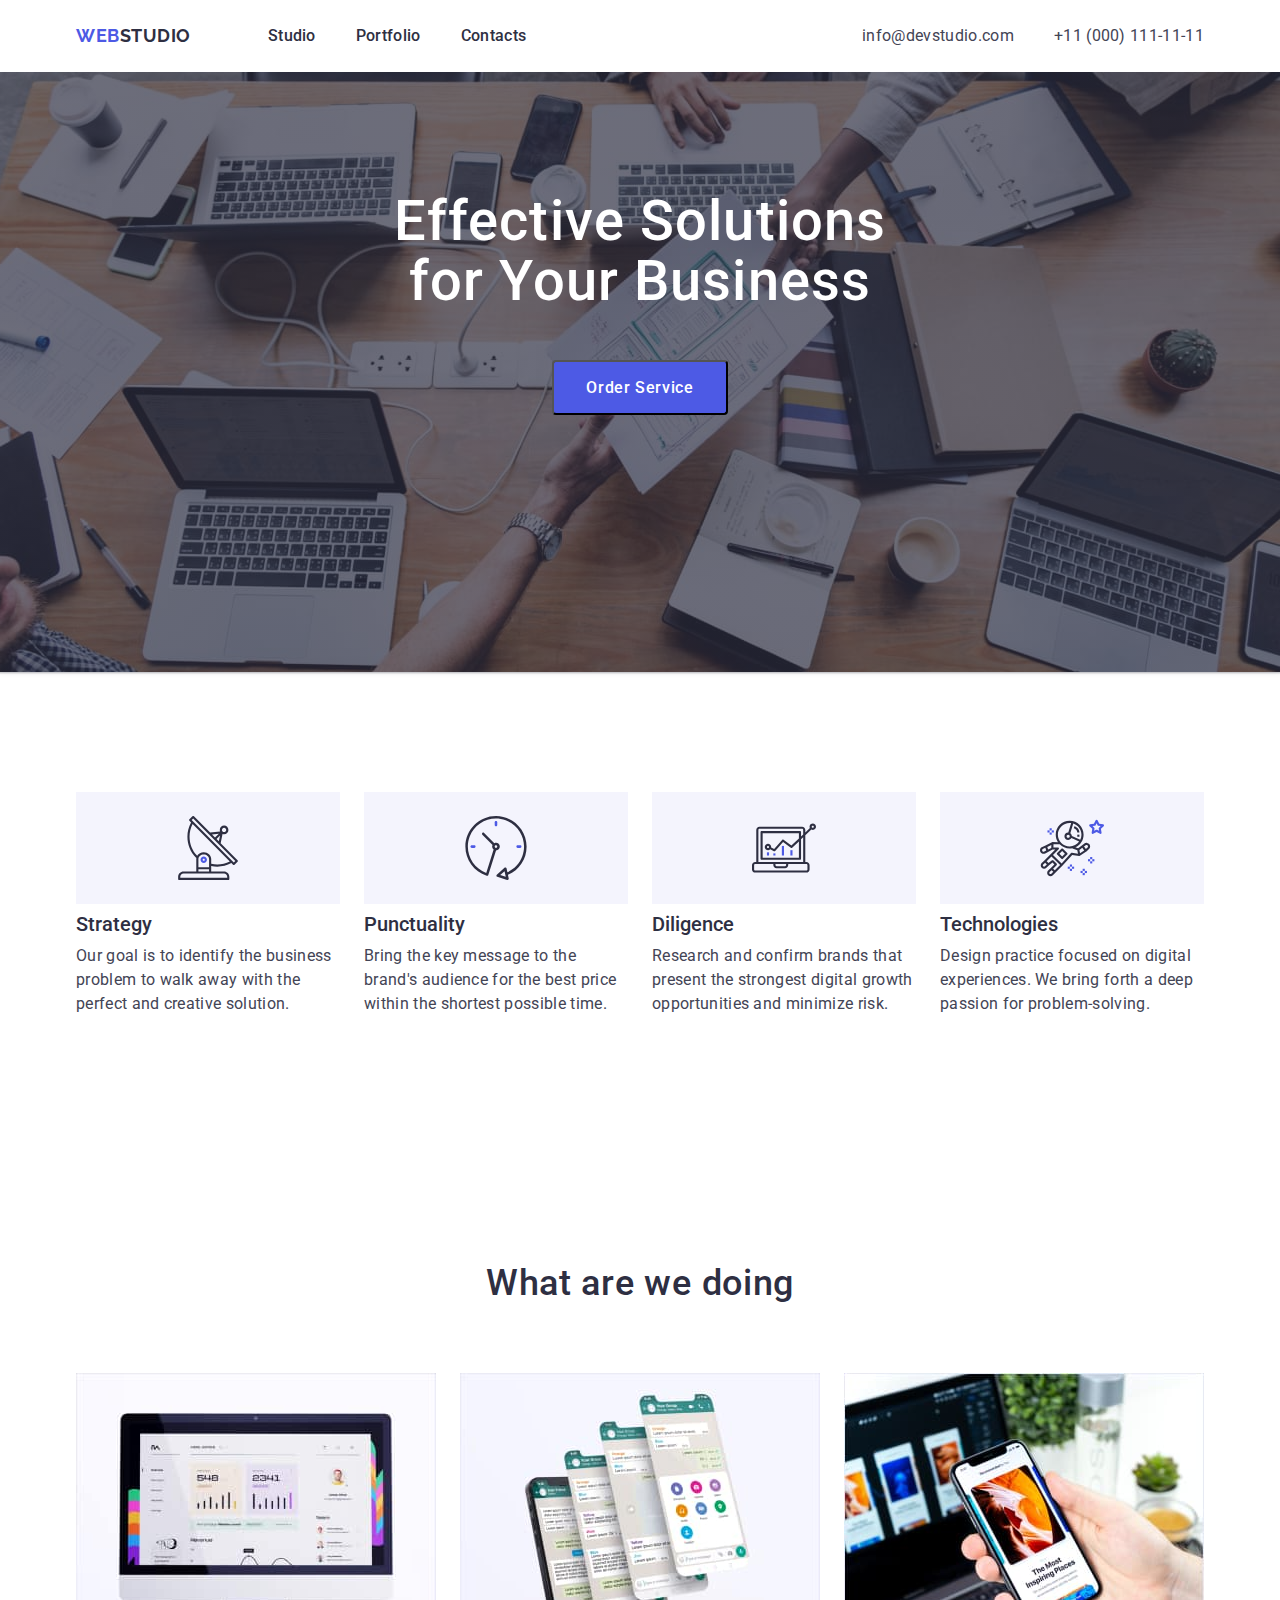
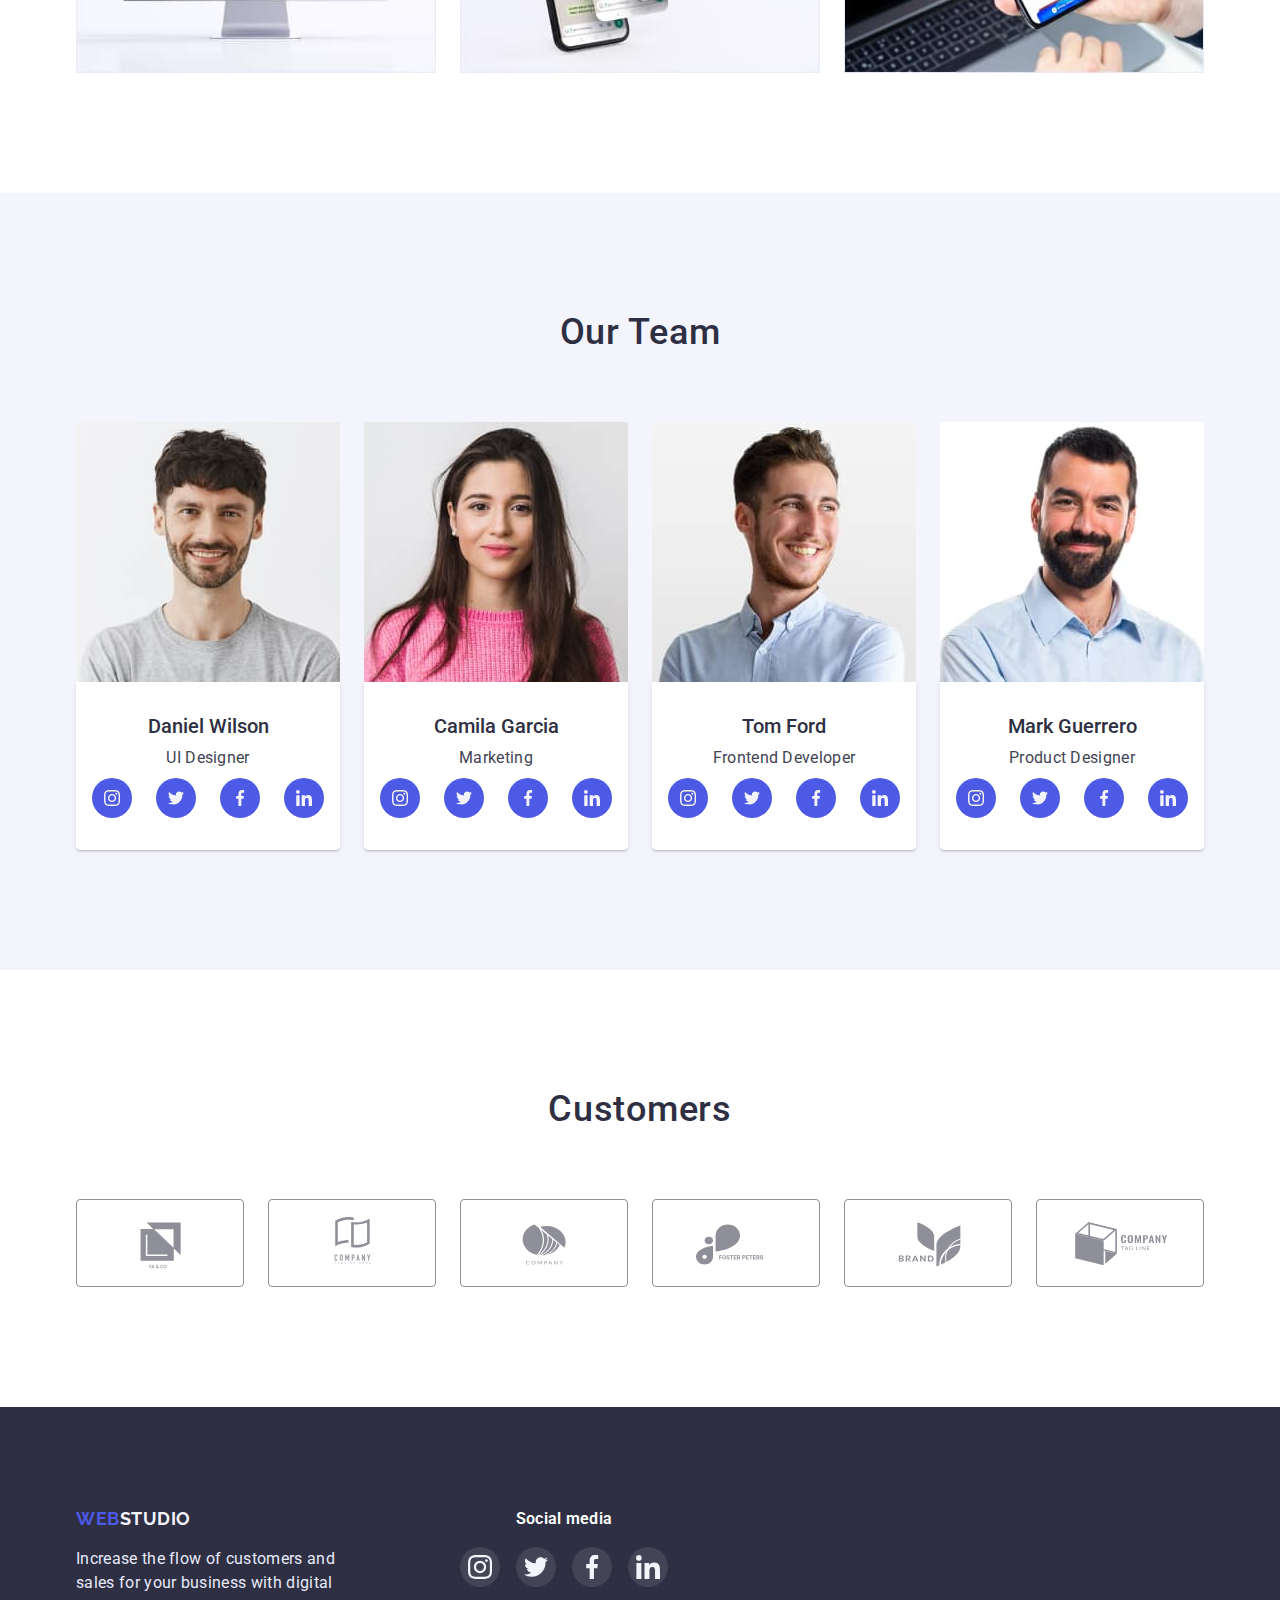
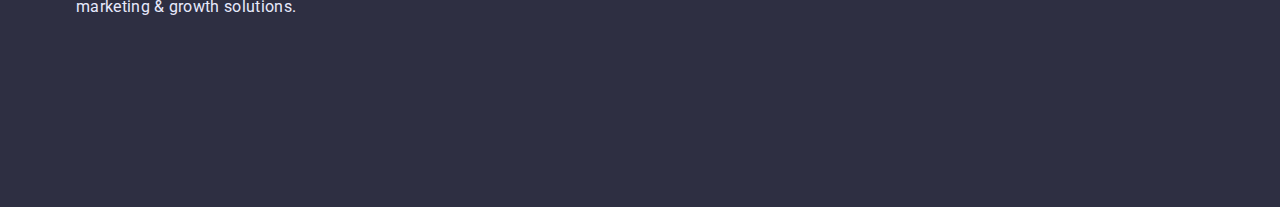
<file: index.html>
<!DOCTYPE html>
<html lang="en">
<head>
	<meta charset="UTF-8">
	<meta http-equiv="X-UA-Compatible" content="IE=edge">
	<meta name="viewport" content="width=device-width, initial-scale=1.0">
	<title>Document</title>
	<link rel="preconnect" href="https://fonts.googleapis.com">
	<link rel="preconnect" href="https://fonts.gstatic.com" crossorigin>
	<link href="https://fonts.googleapis.com/css2?family=Raleway:wght@700&family=Roboto:wght@400;500;700;900&display=swap"
		rel="stylesheet">
		<link rel="stylesheet" href="https://cdn.jsdelivr.net/npm/modern-normalize@1.1.0/modern-normalize.min.css">
	<link rel="stylesheet" href="./css/styles.css">
</head>
<body>
	<div class="top-line">
	<header class="header">
		<div class="container page-hader-container"> 
		<nav class="main-nav">
		<a class="logo link" href="">
			<span class="web">Web</span>Studio</a>
		<ul class=" menu list">
		<li class="menu-item">
			<a class=" menu-link link" href="index.html"> Studio </a></li>
		<li class="menu-item">
			<a class=" menu-link link" href="./portfolio.html"> Portfolio </a></li>
		<li class="menu-item">
			<a class="menu-link link" href=""> Contacts </a></li>
	</ul>
	</nav> 
	<ul class="contacts-item list">
		<li class="contacts-list"><a class="contacts link" href="info@devstudio.com">info@devstudio.com</a></li>
		<li class="contacts-list"><a class="contacts link" href="+110001111111">+11 (000) 111-11-11</a></li>
	</ul>
		</div>
	</header>
	<main>
		<section class="hero section">
			<div class="container">
			<h1 class="main-title">Effective Solutions <br> for Your Business</h1>
			<button class="hero-button" type="button">Order Service</button>
		</section>
	</div>
	</div>

	<section class="section">
		<div class="container">
		<h2 class="secondary-title visually-hidden">About us</h2>
		<ul class="about-us list">
			<li class="discr">
				<div class="about-us-container">
				<a class="about-us-link link" href="">
					<svg class="about-us-icon" widht="64px" height="64px">
						<use href="./images/icons.svg#icon-antena"></use>
					</svg>
				</a>
				</div>
				
				
					
			<h3 class="subtitle">Strategy</h3>
			<p class="text-title">
				Our goal is to identify the business
				problem to walk away with the perfect and creative solution.
			</p>
		
			</li>
			<li class="discr">
				<div class="about-us-container">
					<a class="about-us-link link" href="">
						<svg class="about-us-icon" widht="64px" height="64px">
							<use href="./images/icons.svg#icon-clock"></use>
						</svg>
					</a>
				</div>
				<div>
				<h3 class="subtitle">Punctuality</h3>
				<p class="text-title">Bring the key message to the brand's audience for the best price within the shortest possible time.</p>
				</div>
			</li>

			<li class="discr">
				<div class="about-us-container">
					<a class="about-us-link link" href="">
						<svg class="about-us-icon" widht="64px" height="64px">
							<use href="./images/icons.svg#icon-diagram"></use>
						</svg>
					</a>
				</div>
				<div>
				<h3 class="subtitle">Diligence</h3>
				<p class="text-title">Research and confirm brands that present the strongest digital growth opportunities and minimize risk.</p>
				</div>
			</li>
			<li class="discr">
				<div class="about-us-container">
					<a class="about-us-link link" href="">
						<svg class="about-us-icon" widht="64px" height="64px">
							<use href="./images/icons.svg#icon-astronaut"></use>
						</svg>
					</a>
				</div>
				<h3 class="subtitle">Technologies</h3>
				<p class="text-title">Design practice focused on digital experiences. We bring forth a deep passion for problem-solving.</p>
				</div>
			</li>
		</ul>
	</section> 
	<section class="section">
		<div
		class="container">
		<h2 class="secondary-title">What are we doing</h2>
		<ul class="work-list list">
		<li class="work-list-photo"><img src="./images/macbook.jpg" alt="macbook" width="360"></li>
		<li class="work-list-photo"><img src="./images/screenshots.jpg" alt="screenshoots" width="360"></li>
		<li class="work-list-photo"><img src="./images/iphone.jpg" alt="iphone" width="360"></li>
		</ul>
		</div>
	</section>
<section class="team-list section">
	<div class="container">
	<h2 class="secondary-title">Our Team</h2>
	<ul class="workers-list list">
		<li>
			<img src="./images/img1.jpg" alt="Daniel Wilson"  width="264">
			<div class="card-content">
			<h3 class="subtitle">Daniel Wilson</h3>
			<p class="text-title">UI Designer</p>
	<ul class="social-list list">
		<li class="social-list-item">
			<a href="" class="social-list-link">
				<svg class="social-list-icon" width="16px" height="16px">
					<use href="./images/icons.svg#icon-instagram"></use>
				</svg>
			</a>
		</li>
		<li class="social-list-item">
			<a href="" class="social-list-link">
				<svg class="social-list-icon" width="16px" height="16px" >
					<use href="./images/icons.svg#icon-twitter"></use>
				</svg>
			</a>
		</li>
		<li class="social-list-item">
			<a href="" class="social-list-link">
				<svg class="social-list-icon" width="16px" height="16px">
					<use href="./images/icons.svg#icon-facebook"></use>
				</svg>
			</a>
		</li>
		<li class="social-list-item">
			<a href="" class="social-list-link">
				<svg class="social-list-icon" width="16px" height="16px">
					<use href="./images/icons.svg#icon-linkedin2"></use>
				</svg>
			</a>
		</li>
	</ul>
			</div>
		</li>
		<li>
			<img src="./images/img2.jpg" alt="Camila Garcia" width="264">
			<div class="card-content">
			<h3 class="subtitle">Camila Garcia</h3>
			<p class="text-title">Marketing</p>
			<ul class="social-list list">
				<li class="social-list-item">
					<a href="" class="social-list-link">
						<svg class="social-list-icon" width="16px" height="16px">
							<use href="./images/icons.svg#icon-instagram"></use>
						</svg>
					</a>
				</li>
				<li class="social-list-item">
					<a href="" class="social-list-link">
						<svg class="social-list-icon" width="16px" height="16px">
							<use href="./images/icons.svg#icon-twitter"></use>
						</svg>
					</a>
				</li>
				<li class="social-list-item">
					<a href="" class="social-list-link">
						<svg class="social-list-icon" width="16px" height="16px">
							<use href="./images/icons.svg#icon-facebook"></use>
						</svg>
					</a>
				</li>
				<li class="social-list-item">
					<a href="" class="social-list-link">
						<svg class="social-list-icon" width="16px" height="16px">
							<use href="./images/icons.svg#icon-linkedin2"></use>
						</svg>
					</a>
				</li>
			</ul>
			</div>
		</li>
		<li>
			<img src="./images/img3.jpg" alt="Tom Ford" width="264">
			<div class="card-content">
			<h3 class="subtitle">Tom Ford</h3>
			<p class="text-title">Frontend Developer</p>
			<ul class="social-list list">
				<li class="social-list-item">
					<a href="" class="social-list-link">
						<svg class="social-list-icon" width="16px" height="16px">
							<use href="./images/icons.svg#icon-instagram"></use>
						</svg>
					</a>
				</li>
				<li class="social-list-item">
					<a href="" class="social-list-link">
						<svg class="social-list-icon" width="16px" height="16px">
							<use href="./images/icons.svg#icon-twitter"></use>
						</svg>
					</a>
				</li>
				<li class="social-list-item">
					<a href="" class="social-list-link">
						<svg class="social-list-icon" width="16px" height="16px">
							<use href="./images/icons.svg#icon-facebook"></use>
						</svg>
					</a>
				</li>
				<li class="social-list-item">
					<a href="" class="social-list-link">
						<svg class="social-list-icon" width="16px" height="16px">
							<use href="./images/icons.svg#icon-linkedin2"></use>
						</svg>
					</a>
				</li>
			</ul>
			</div>
		</li>
		<li>
			<img src="./images/img4.jpg" alt="Mark Guerrero" width="264">
			<div class="card-content">
			<h3 class="subtitle">Mark Guerrero</h3>
			<p class="text-title">Product Designer</p><ul class="social-list list">
				<li class="social-list-item">
					<a href="" class="social-list-link">
						<svg class="social-list-icon" width="16px" height="16px">
							<use href="./images/icons.svg#icon-instagram"></use>
						</svg>
					</a>
				</li>
				<li class="social-list-item">
					<a href="" class="social-list-link">
						<svg class="social-list-icon" width="16px" height="16px">
							<use href="./images/icons.svg#icon-twitter"></use>
						</svg>
					</a>
				</li>
				<li class="social-list-item">
					<a href="" class="social-list-link">
						<svg class="social-list-icon" width="16px" height="16px">
							<use href="./images/icons.svg#icon-facebook"></use>
						</svg>
					</a>
				</li>
				<li class="social-list-item">
					<a href="" class="social-list-link">
						<svg class="social-list-icon" width="16px" height="16px">
							<use href="./images/icons.svg#icon-linkedin2"></use>
						</svg>
					</a>
				</li>
			</ul>
			</div>
		</li>
	</ul>
	</div>
</section>
<section class="section">
	<h2 class="secondary-title">Customers</h2>
	<ul class="customer-list">
		<li class="customer-list">
			<a href="" class="customer-list-link">
			<svg class="customer-list-icon" width="104px" height="56px">
				<use href="./images/icons.svg#icon-company1"></use>
			</svg>
			</a>
		</li>
		<li class="customer-list">
			<a href="" class="customer-list-link">
			<svg class="customer-list-icon"  width="104px" height="56px">
				<use href="./images/icons.svg#icon-company2"></use>
			</svg>
			</a>
		</li>
		<li class="customer-list">
			<a href="" class="customer-list-link">
			<svg class="customer-list-icon"  width="104px" height="56px">
				<use href="./images/icons.svg#icon-company3"></use>
			</svg>
			</a>
		</li>
		<li class="customer-list">
			<a href="" class="customer-list-link">
			<svg class="customer-list-icon"  width="104px" height="56px">
				<use href="./images/icons.svg#icon-company4"></use>
			</svg>
			</a>
		</li>
		<li class="customer-list">
			<a href="" class="customer-list-link">
			<svg class="customer-list-icon"  width="104px" height="56px">
				<use href="./images/icons.svg#icon-company5"></use>
			</svg>
			</a>
		</li>
		<li class="customer-list">
			<a href="" class="customer-list-link">
			<svg class="customer-list-icon"  width="104px" height="56px">
				<use href="./images/icons.svg#icon-company6"></use>
			</svg>
			</a>
		</li>
	</ul>

</section>
</main>
<footer class="footer">
	<div
	class="container footer-container">
		<div class="logo-text ">
	<a href="" class=" logo link">
	<span class="web">Web</span><span class="logo-fone-dark">Studio</span> 
	</a>
	<p class="footer-text">Increase the flow of customers and sales for your business with digital marketing & growth solutions.</p>
</div>
<div class="social-media ">
	<h3 class="footer-title">Social media</h3>
	<ul class="footer-list">
		<li class="footer-list-item">
			<a href="" class="footer-list-link">
				<svg class="footer-list-icon" widht="24px" height="24px">
					<use href="./images/icons.svg#icon-instagram"></use>
				</svg>
			</a>
		</li>
		<li class="footer-list-item">
			<a href="" class="footer-list-link">
				<svg class="footer-list-icon" widht="24px" height="24px">
					<use href="./images/icons.svg#icon-twitter"></use>
				</svg>
			</a>
		</li>
		<li class="footer-list-item">
			<a href="" class="footer-list-link">
				<svg class="footer-list-icon" widht="24px" height="24px">
					<use href="./images/icons.svg#icon-facebook"></use>
				</svg>
			</a>
		</li>
		<li class="footer-list-item">
			<a href="" class="footer-list-link">
				<svg class="footer-list-icon" widht="24px" height="24px">
					<use href="./images/icons.svg#icon-linkedin2"></use>
				</svg>
			</a>
		</li>
	</ul>
</div>
</div>
</footer>

</body>
</html>
</file>
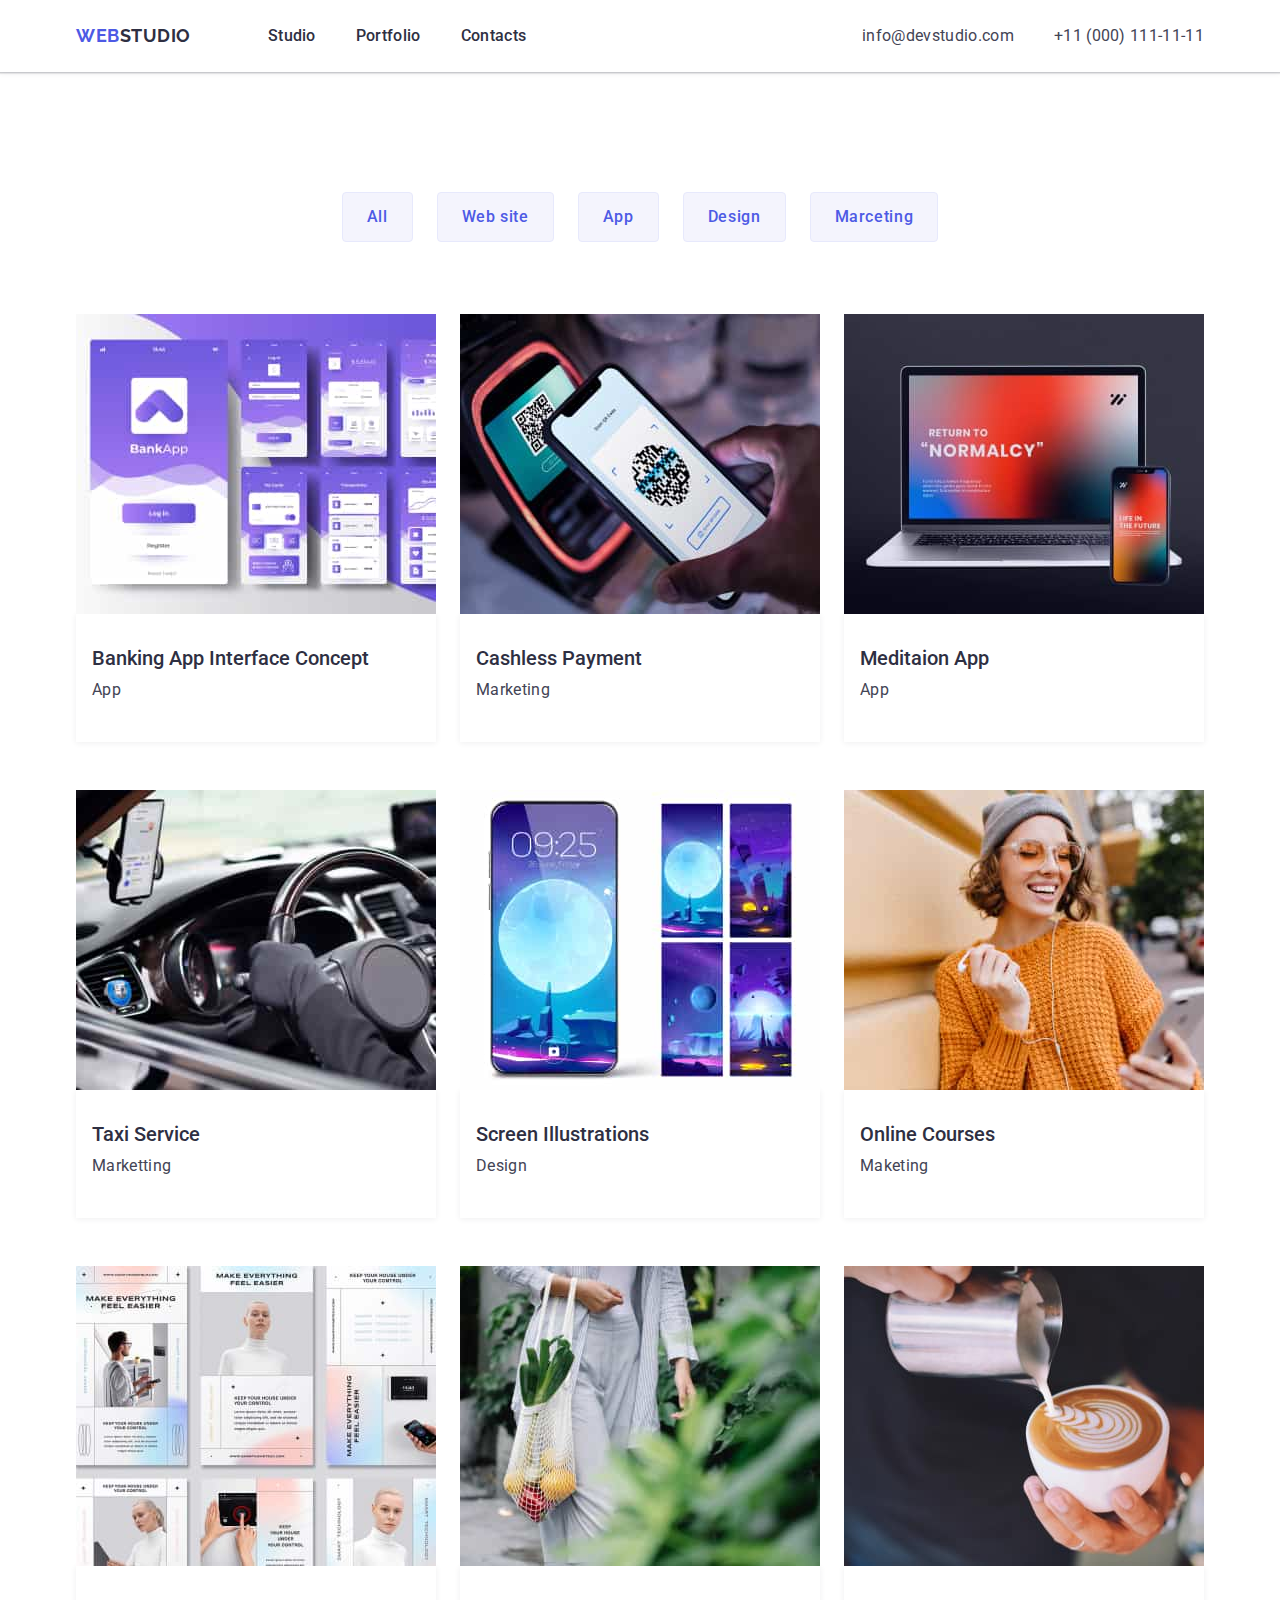
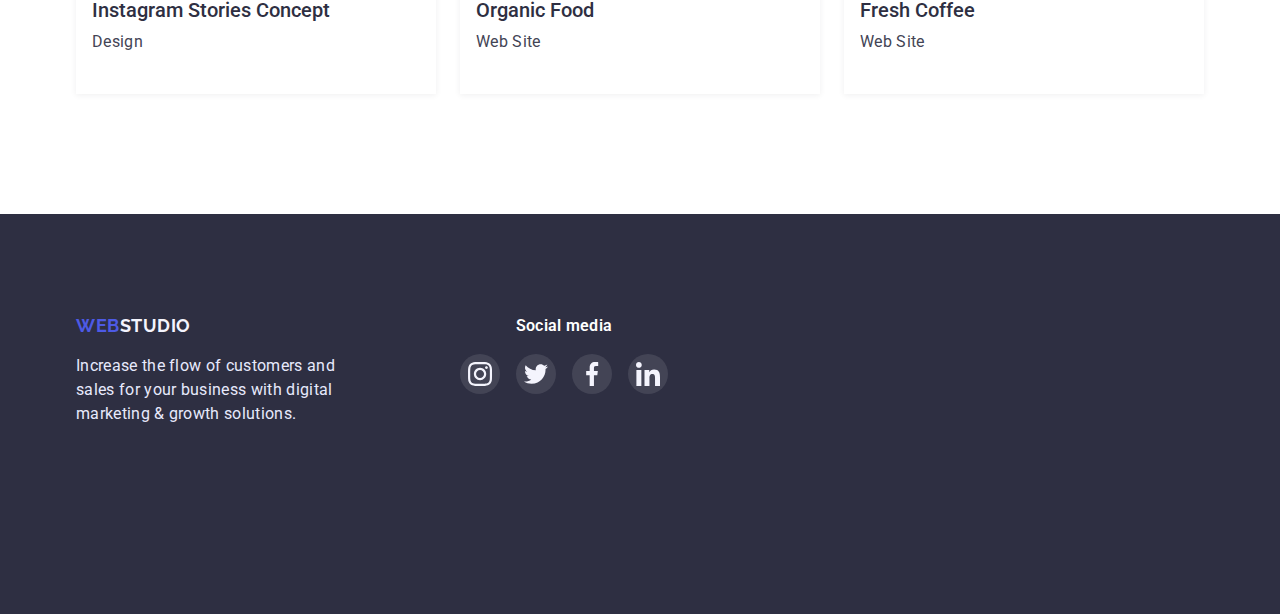
<file: portfolio.html>
<!DOCTYPE html>
<html lang="en">
<head>
   <meta charset="UTF-8">
   <meta http-equiv="X-UA-Compatible" content="IE=edge">
   <meta name="viewport" content="width=device-width, initial-scale=1.0">
   <title>Portfolio</title>
   <link rel="preconnect" href="https://fonts.googleapis.com">
   <link rel="preconnect" href="https://fonts.gstatic.com" crossorigin>
   <link href="https://fonts.googleapis.com/css2?family=Raleway:wght@700&family=Roboto:wght@400;500;700;900&display=swap" 
   rel="stylesheet">
   <link rel="stylesheet" href="https://cdn.jsdelivr.net/npm/modern-normalize@1.1.0/modern-normalize.min.css">
   <link rel="stylesheet" href="./css/styles.css">
</head>
<body>
   <div class="top-line">
   <header class="header">
      <div class="container page-hader-container">
      <nav class="main-nav">
         <a class="logo link" href="./index.html">
         <span class="web">Web</span><span class="logo-theme-light">Studio</span></a>
         <ul class="menu list">
            <li class="menu-item">
               <a class="menu-link link" href="index.html">Studio</a></li>
            <li class="menu-item">
               <a class="menu-link link" href=""> Portfolio </a></li>
            <li class="menu-item">
               <a class="menu-link link" href=""> Contacts </a></li>
         </ul>
      </nav>
      <ul class="contacts-item list">
         <li class="contacts-list"><a class="contacts link" href="info@devstudio.com">info@devstudio.com</a></li>
         <li class="contacts-list"><a class="contacts link" href="+110001111111">+11 (000) 111-11-11</a></li>
      </ul>
      </div>
      </div>
   </header>
   <main>
      <section class="section">
         <div class="container">
         <h1 class="visually-hidden">Main Content Portfolio</h1>
         <div class="button">
      <button class="filter-button" type="button">All</button>
      <button class="filter-button" type="button">Web site</button>
      <button class="filter-button" type="button">App</button>
      <button class="filter-button" type="button">Design</button>
      <button class="filter-button" type="button">Marceting</button>  
      </div>
      <h2 class="secondary-title visually-hidden"> Portfolio cards </h2>
      <ul class="portfolio-icon list"> 
         <li class="portfolio-card">
            <a href="" class="link">
            <img src="./images/tables.jpg" alt="interfaceconcept" width="360">
<div class="portfolio-card-text">
            <h3 class="subtitle">Banking App Interface Concept</h3>
         <p class="text-title">App</p>
         </div>
         </a>
      </li>
         <li class="portfolio-card">
            <a href="" class="link">
            <img src="./images/qr.img.jpg" alt="qrphone" width="360"> 
<div class="portfolio-card-text">
            <h3 class="subtitle">Cashless Payment</h3>
            <p class="text-title">Marketing</p>
            </div>
            </a>
         </li>
         <li class="portfolio-card">
            <a href="" class="link">
            <img src="./images/noteandphone.jpg" alt="meditationtab" width="360">
<div class="portfolio-card-text">
            <h3 class="subtitle">Meditaion App</h3>
            <p class="text-title">App</p>
            </div>
            </a>
         </li>
         <li class="portfolio-card">
            <a href="" class="link">
            <img src="./images/driveacar.jpg" alt="driveacar" width="360">
<div class="portfolio-card-text">
            <h3 class="subtitle">Taxi Service</h3>
            <p class="text-title">Marketting</p>
            </div>
            </a>
         </li>
         <li class="portfolio-card">
            <a href="" class="link">
            <img src="./images/themenphone.jpg" alt="screenillustration" width="360">
<div class="portfolio-card-text">
            <h3 class="subtitle">Screen Illustrations</h3>
            <p class="text-title">Design</p>
            </div>
            </a>
         </li>
         <li class="portfolio-card">
            <a href="" class="link">
            <img src="./images/girlwith.jpg" alt="girlwihtheadphones" width="360">
<div class="portfolio-card-text">
            <h3 class="subtitle">Online Courses</h3>
            <p class="text-title">Maketing</p>
            </div>
            </a>
         </li>
         <li class="portfolio-card">
            <a href="" class="link">
            <img src="./images/collage.jpg" alt="collage" width="360">
<div class="portfolio-card-text">
            <h3 class="subtitle">Instagram Stories Concept</h3>
            <p class="text-title">Design</p>
            </div>
            </a>
         </li>
         <li class="portfolio-card">
            <a href="" class="link">
            <img src="./images/womenandruits.jpg" alt="organic" width="360">
<div class="portfolio-card-text">
            <h3 class="subtitle">Organic Food</h3>
            <p class="text-title">Web Site</p>
            </div>
            </a>
         </li>
         <li class="portfolio-card">
            <a href="" class="link">
            <img src="./images/coffe.jpg" alt="coffe" width="360">
<div class="portfolio-card-text">
            <h3 class="subtitle">Fresh Coffee</h3>
            <p class="text-title">Web Site</p>
            </div>
            </a>
         </li>
      </ul>
      </div>
      </section>
   </main>
   
   

   <footer class="footer">
      <div class="container footer-container">
         <div class="logo-text ">
            <a href="" class=" logo link">
               <span class="web">Web</span><span class="logo-fone-dark">Studio</span>
            </a>
            <p class="footer-text">Increase the flow of customers and sales for your business with digital marketing &
               growth solutions.</p>
         </div>
         <div class="social-media ">
            <h3 class="footer-title">Social media</h3>
            <ul class="footer-list">
               <li class="footer-list-item">
                  <a href="" class="footer-list-link">
                     <svg class="footer-list-icon" widht="24px" height="24px">
                        <use href="./images/icons.svg#icon-instagram"></use>
                     </svg>
                  </a>
               </li>
               <li class="footer-list-item">
                  <a href="" class="footer-list-link">
                     <svg class="footer-list-icon" widht="24px" height="24px">
                        <use href="./images/icons.svg#icon-twitter"></use>
                     </svg>
                  </a>
               </li>
               <li class="footer-list-item">
                  <a href="" class="footer-list-link">
                     <svg class="footer-list-icon" widht="24px" height="24px">
                        <use href="./images/icons.svg#icon-facebook"></use>
                     </svg>
                  </a>
               </li>
               <li class="footer-list-item">
                  <a href="" class="footer-list-link">
                     <svg class="footer-list-icon" widht="24px" height="24px">
                        <use href="./images/icons.svg#icon-linkedin2"></use>
                     </svg>
                  </a>
               </li>
            </ul>
         </div>
      </div>
   </footer>
   
   </body>
   
   </html>
</file>
<file: css/styles.css>
h1,
h2,
h3,
p {
   margin: 0;
}
a{ 
   text-decoration: none;
}

ul, ol {
   margin: 0;
   padding: 0;
   list-style: none;
}
img {display: block;
max-width: 100%;
height: auto;
}


:root { 
   --main-color: #2E2F42;
   --bgc-main: #2E2F42;
   --primary-font:'Roboto', sans-serif;
   --primary-font-weight:500;
   
}
.visually-hidden{
   position:absolute;
   width: 1px;
   height: 1px;
   margin: -1px;
   border: 0;
   padding: 0;

   white-space: nowrap;
   clip-path: inset(100%);
   clip: rect(0 0 0 0);
   overflow: hidden;
}
.list{
   list-style: none
}
.link{
   text-decoration: none;
}
body{
   
font-family: var(--primary-font);
font-weight: 400;
color: var(--main-color);
margin: 0;
}

.container {
   width: 1158px;
   margin-left: auto;
   margin-right: auto;
   padding-left: 15px;
   padding-right: 15px;
}
.section{padding-top: 120px;
padding-bottom: 120px;} 



/*===============HEADER===========
/* LOGO */
.header{padding-top: 24px;
padding-bottom: 24px;
}

.page-hader-container{
   display: flex;
   align-items: center;
}
.logo{
   font-family: 'Raleway' , sans-serif;
      font-weight:700;
      font-size: 18px;
      line-height: 1.33;
      letter-spacing: 0.03em;
      text-transform: uppercase;
      color: var(--main-color);
      margin-right: 77px;
}

.logo .web{
color: #4D5AE5;
}
.main-nav{
   display: flex;
   align-items: center;
}
/* ============topline portfolio======= */
.top-line {


   background: #FFFFFF;
   box-shadow: 0px 2px 1px rgba(46, 47, 66, 0.08),
      0px 1px 1px rgba(46, 47, 66, 0.16), 0px 1px 6px rgba(46, 47, 66, 0.08);

}


/* MENU */
.menu-item:not(:last-child){
   margin-right: 40px;
}


.menu{
   display: flex;
   align-items: center;
}
.menu-link{ 
      font-weight: var(--primary-font-weight);
      font-size: 16px;
      line-height: 1.5;
      letter-spacing: 0.02em;
      color: var(--main-color);
}
.menu-link:hover,
.menu-link:focus{
   color:#4D5AE5;
}
/* CONTACTS */
.contacts-item{
   display: flex;
      align-items: center;
      margin-left: auto;
}
.contacts{
      font-size: 16px;
      line-height: 1.5;
      letter-spacing: 0.02em;
      color: #434455;

      
}
.contacts:hover,
.contacts:focus{
   color: #4D5AE5;
}
.contacts-list:not(:last-child){
   margin-right: 40px;
}

/* ==================HERO =============*/
.hero{
   /* background-color:#E7E9FC */
   max-width: 1440px;
      height: 600px;
      margin-left: auto;
      margin-right: auto;
      background-repeat: no-repeat;
background-position:center;
background-size:cover;
      background-image: linear-gradient(
      rgba(46, 47, 66, 0.7),
         rgba(46, 47, 66, 0.7)),
      url(../images/people-office.jpg);
      background-color: #434455;
}

.main-title{
      font-weight: var(--primary-font-weight);
      font-size: 56px;
      line-height: 1.07;
      letter-spacing: 0.02em;
      color: #FFFFFF;
      text-align: center;
      margin-bottom: 48px;
   
}
.hero-button{
   padding-top: 16px;
   padding-bottom: 16px;
   padding-left: 32px;
   padding-right: 32px;
      font-weight: var(--primary-font-weight);
      font-size: 16px;
      line-height: 1.19;
      letter-spacing: 0.04em;
   color: #FFFFFF;
   background-color:#4D5AE5;
   cursor: pointer;
      border-radius: 4px;
      display: flex;
      margin: 0 auto;
      
}
.hero-button:hover,
.hero-button:focus{
   box-shadow: 0px 4px 4px rgba(0, 0, 0, 0.15);
}

/* ================= CARD CONTENT========== */


/* ===================ABOUT US============== */
.about-us{
   display: flex;
}

.discr:not(:last-child){
   margin-right: 24px;
}
.about-us-container{
   box-sizing: border-box;
   display: block;
   content:'' ;
   height: 112px;
   width: 264px;
   /* background-repeat: no-repeat;
   background-size:contain;
   background-position: center; */
   background-color:#F4F4FD;
   margin-bottom: 8px;
}

.about-us-link{
   display: flex;
      justify-content: center;
      align-items: center;
      padding-left: 100px;
      padding-right: 100px;
      padding-top: 24px;
      padding-bottom: 24px;
}



/* ==============What we are doing ================*/

.work-list{
display: flex;

}
.work-list-photo:not(:last-child)
{
   margin-right:24px;
}



/* =====+=========OUR TEAM=========== */
.workers-list{
   display: flex;
   flex-wrap: wrap;
      gap: 24px;
}
.card-content {
   padding: 32px 16px;
   background-color: #FFFFFF;
   text-align: center;
   box-shadow: 0px 1px 6px rgba(46, 47, 66, 0.08), 0px 1px 1px rgba(46, 47, 66, 0.16), 0px 2px 1px rgba(46, 47, 66, 0.08);
      border-radius: 0px 0px 4px 4px;
      overflow: hidden;

}

.team-list{
   background-color:  #F4F4FD;;
}
.secondary-title{
      font-weight: var(--primary-font-weight);
      font-size: 36px;
      line-height: 1.11;
      letter-spacing: 0.02em;
      color: var(--main-color);
      margin-bottom: 69px;
      text-align: center;
      
}
.subtitle{
      font-weight: var(--primary-font-weight);
      font-size: 20px;
      line-height: 1.2;
   color: var(--main-color);
   margin-bottom: 8px;
   
}
.text-title{
      font-size: 16px;
      line-height: 1.5;
      letter-spacing: 0.02em;
      color: #434455;
      margin-bottom: 8px;
}
.social-list{
   display: flex;
   justify-content: center;
   gap: 24px;
}
.social-list-link:hover,
.social-list-link:focus{
   background-color:#404BBF;
}
   .social-list-icon{
      fill: #FFFFFF;
   }
.social-list-link{
   display:flex;
   justify-content: center;
   align-items: center;
   width: 40px;
   height: 40px;
   border-radius: 50%;
   background-color:#4D5AE5;
}

/* =============CUSTOMERS ==========*/


.customer-list{
   display: flex;
   justify-content: center;
   gap: 24px;
}
.customer-list-link{
   width: 168px;
   height: 88px;
   display: flex;
   justify-content: center;
   align-items: center;
}
.customer-list-link:hover .customer-list-icon,
.customer-list-link:focus .customer-list-icon{
   fill: #4D5AE5;
}
.customer-list-icon{
   border: 1px solid #8E8F99;
      border-radius: 4px;
      width: 168px;
         height: 88px;
         padding: 16px, 32px;
         fill: #8E8F99;
}
.customer-list-link
.customer-list-icon:hover,
.customer-list-iconfocus{
   border: 1px solid #4D5AE5;
}

/* ===============PORTFOLIO============= */


.portfolio-icon{
   display:flex;
flex-wrap: wrap;
/* margin-right: -24px; */
   /* margin-top: -24px; */
   
}
.portfolio-icon > .portfolio-card
{
   /* flex-basis: calc(100% / 3 - 24px); */
   margin-right: 24px;
      /* margin-top: 24px; */
margin-bottom: 48px;
}
.portfolio-card:nth-child(3n)
{
   margin-right: 0px;
}
.portfolio-card:nth-last-child(-n+3){
   margin-bottom: 0px;
}


.portfolio-card-text {
   background-color: #FFFFFF;
   /* border: 0.5px solid; */
      box-shadow: 0px 1px 6px rgba(46, 47, 66, 0.08);
      padding: 32px 16px;
}
/* =================FILTER BUTTON ================*/

.filter-button{
   padding-top: 12px;
      padding-bottom: 12px;
      padding-left: 24px;
      padding-right: 24px;
      font-weight: var(--primary-font-weight);
      font-size: 16px;
      line-height: 1.5;
      letter-spacing: 0.04em;
      color: #4D5AE5;
      background: #F4F4FD;
      cursor: pointer;
      border: 1px solid #E7E9FC;
      border-radius: 4px;
      
}
.button{
   display: flex;
   justify-content: center;
   gap: 24px;
   margin-bottom: 72px;
}

.filter-button:hover,
.filter-button:focus{
   background: #4D5AE5;
   color: #FFFFFF;
}
/* Footer */
.footer{
   background-color: var(--bgc-main);
   padding-top: 100px;
   padding-bottom: 188px;
   display: flex;

}
.footer-text{
      font-size: 16px;
      line-height: 1.5;
      letter-spacing: 0.02em;
      color: #E7E9FC;
      display: flex;
      margin-top: 16px;
      width: 264px;
         height: 72px;

}
.logo-fone-dark{
   color: #F4F4FD;
}
.footer-title{
   font-family: 'Roboto', sans-serif;
      font-weight: 600;
      font-size: 16px;
      line-height: 1.5;
      letter-spacing: 0.02em;
      color: #FFFFFF;
      display: flex;
      justify-content: center;
         text-align: center;
         margin-bottom: 16px;
      }
      
.footer-list{
   display:flex;
   justify-content:center;
   gap: 16px;
   
}

.footer-list-link {
   display: flex;
   justify-content: center;
   align-items: center;
   width: 40px;
   height: 40px;
   border-radius: 50%;
   background-color:#434455;
   
}
.footer-list-link:hover,
.footer-list-link:focus{
   background-color:#31D0AA;
}


.footer-list-icon{
   fill: #F4F4FD;
   
}
/* ===== footer position====== */

.footer-container {
   display: flex;

}


.social-media{
   margin-right: 80px;

}
.logo-text {
   margin-right: 120px;
}
</file>
